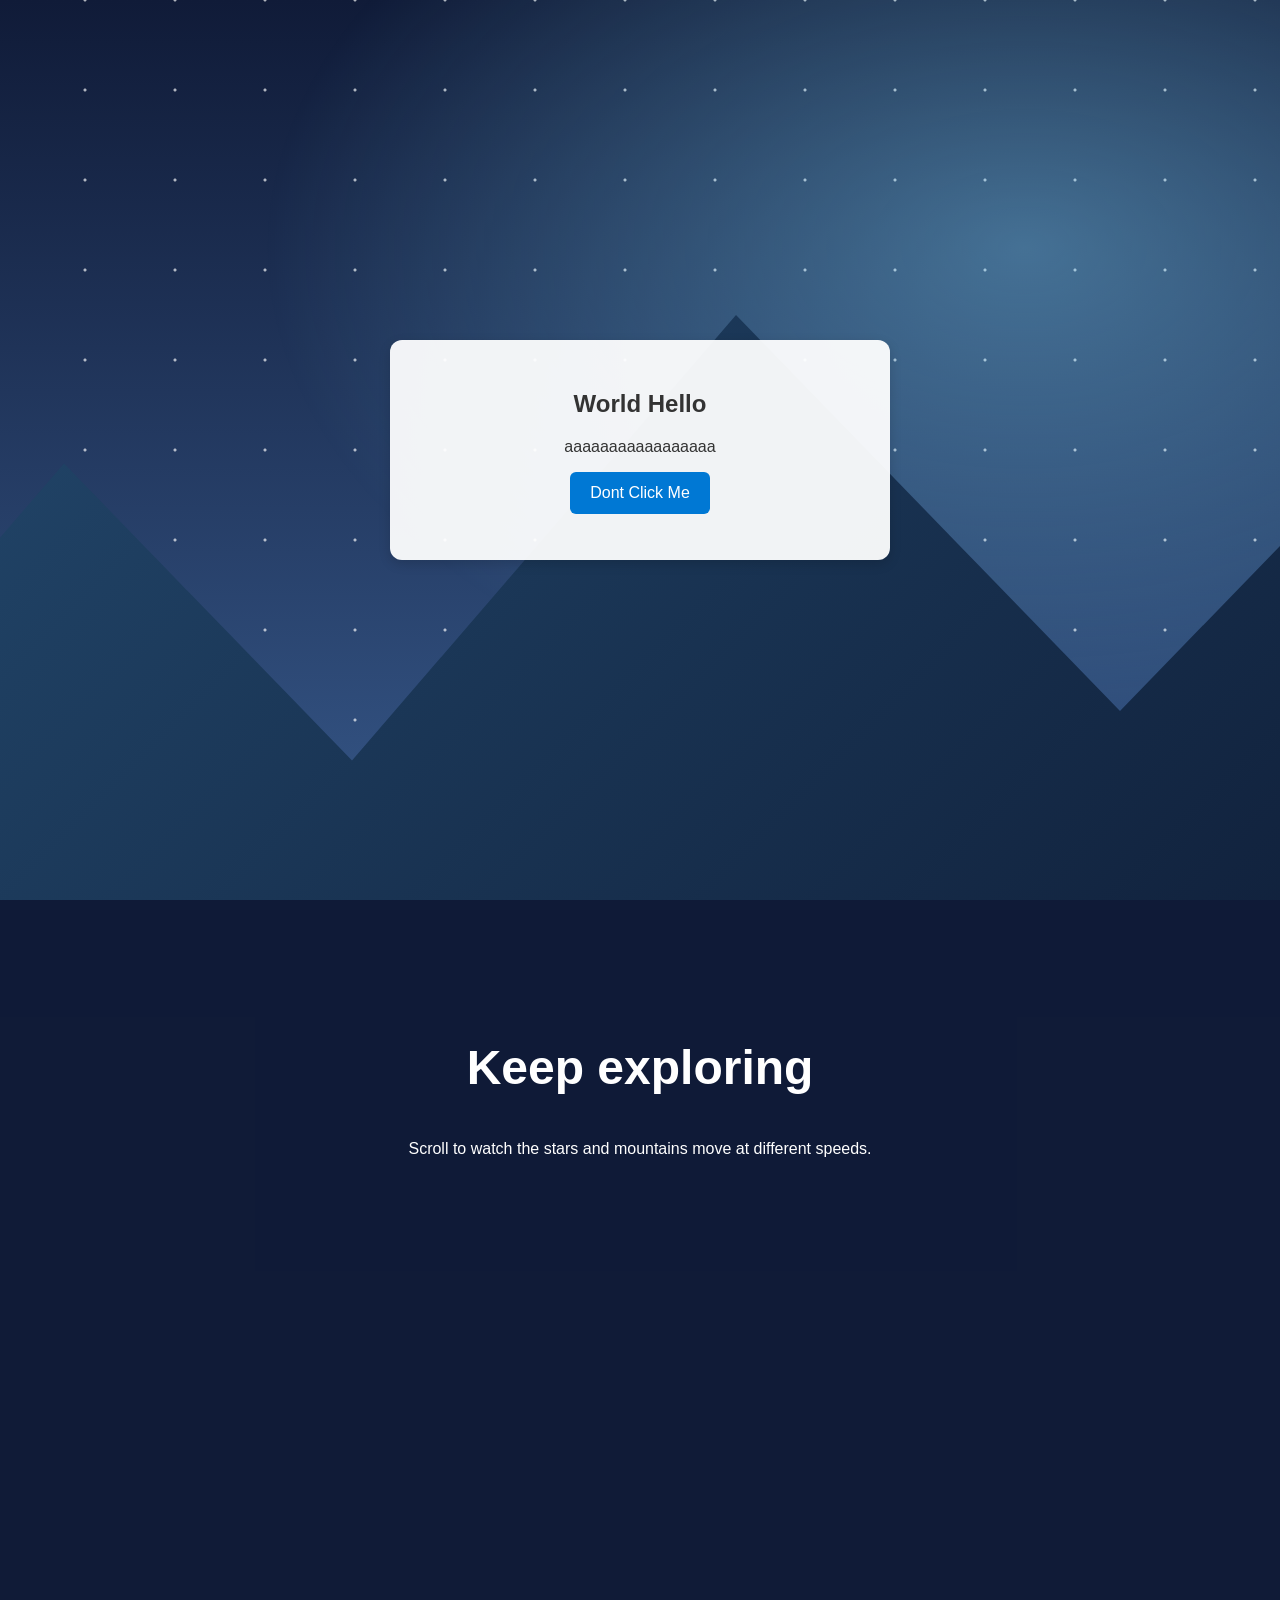
<file: index.html>
<!DOCTYPE html>
<html lang="en">
<head>
    <meta charset="UTF-8">
    <meta name="viewport" content="width=device-width, initial-scale=1.0">
    <title>My Sample Project</title>

    <style>
        body {
            font-family: Arial, sans-serif;
            background: #f4f4f4;
            text-align: center;
            margin: 0; padding: 0; color: #fff;
        }

        .container {
            background: white;
            width: 500px;
            max-width: 90%;
            margin: auto;
            padding: 30px;
            border-radius: 12px;
            box-shadow: 0 4px 12px rgba(0,0,0,0.15);
        }

        h1 {
            color: #333;
        }

        .button {
            background: #0078d4;
            color: white;
            border: none;
            padding: 12px 20px;
            border-radius: 6px;
            cursor: pointer;
            display: inline-block;
            text-decoration: none;
        }

        .button:hover {
            background: #005ea6;
        }
        * { box-sizing: border-box; }
        body { background: #101b38; }
        .parallax-background { position: fixed; inset: 0; overflow: hidden; pointer-events: none; z-index: -1; background: linear-gradient(#101b38, #37598b); }
        .parallax-layer { position: absolute; inset: -25%; will-change: transform; }
        .stars { background-image: radial-gradient(circle, #ffffffaa 1px, transparent 2px); background-size: 90px 90px; }
        .glow { background: radial-gradient(ellipse at 70% 35%, #85d9ff66, transparent 40%); }
        .mountains { inset: 35% -25% -45%; background: linear-gradient(135deg, #244b70, #0b152d); clip-path: polygon(0 60%, 20% 15%, 35% 45%, 55% 0, 75% 40%, 90% 10%, 100% 35%, 100% 100%, 0 100%); }
        .hero { min-height: 100vh; display: grid; place-items: center; padding: 60px 20px; }
        .container { color: #333; width: 500px; max-width: 100%; background: #fffffff0; }
        .scroll-section { min-height: 80vh; padding: 100px 24px; background: #101b38e6; }
        .scroll-section h2 { font-size: clamp(28px, 5vw, 48px); }
        .scroll-section p { line-height: 1.7; }
        @media (prefers-reduced-motion: reduce) { .parallax-layer { will-change: auto; } }
    </style>
</head>

<body>
    <div class="parallax-background" aria-hidden="true">
        <div class="parallax-layer stars" data-speed="0.12"></div>
        <div class="parallax-layer glow" data-speed="0.22"></div>
        <div class="parallax-layer mountains" data-speed="0.35"></div>
    </div>
    <main>
    <section class="hero" aria-label="Welcome">

    <div class="container">
        <h1>World Hello</h1>

        <p>aaaaaaaaaaaaaaaaa</p>

        <a class="button" href="new-page.html">
            Dont Click Me
        </a>

        <p id="message"></p>
    </div>

    </section>
    <section class="scroll-section">
        <h2>Keep exploring</h2>
        <p>Scroll to watch the stars and mountains move at different speeds.</p>

    </section>
    </main>
    <script>
        const layers = document.querySelectorAll('[data-speed]');
        const reducedMotion = window.matchMedia('(prefers-reduced-motion: reduce)');
        let framePending = false;
        function updateParallax() {
            layers.forEach(layer => {
                const offset = reducedMotion.matches ? 0 : window.scrollY * Number(layer.dataset.speed);
                layer.style.transform = `translateY(${offset}px)`;
            });
            framePending = false;
        }
        window.addEventListener('scroll', () => {
            if (!framePending) {
                framePending = true;
                window.requestAnimationFrame(updateParallax);
            }
        }, { passive: true });
        reducedMotion.addEventListener('change', updateParallax);
        updateParallax();
        function showMessage() {
            document.getElementById("message").innerHTML =
                "Nice try! But I said don't click me!";
        }
    </script>

</body>
</html>
</file>
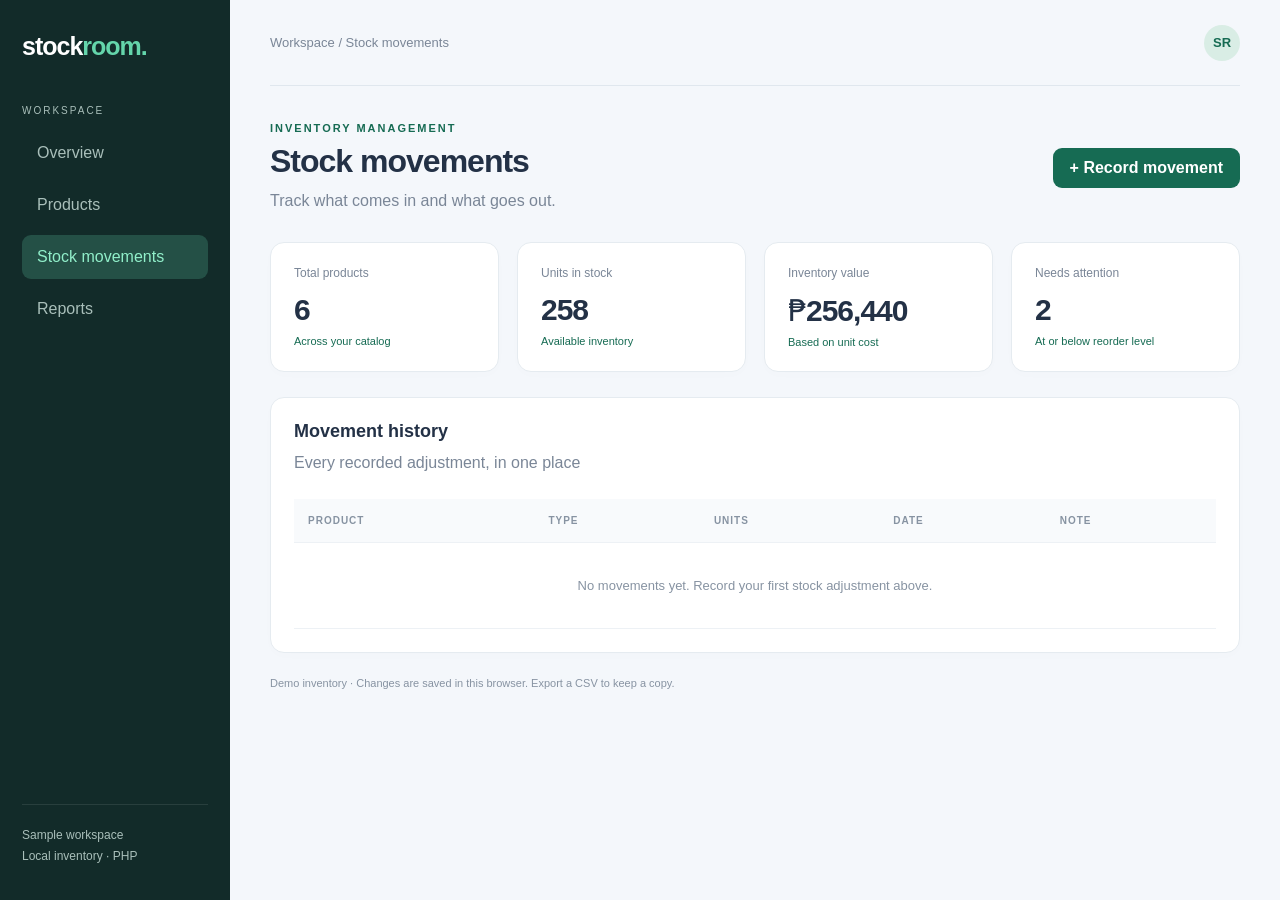
<file: movements.html>
<!DOCTYPE html>
<html lang="en">
<head>
    <meta charset="UTF-8">
    <meta name="viewport" content="width=device-width, initial-scale=1.0">
    <title>Stockroom | movements</title>
    <link rel="stylesheet" href="inventory.css">
    <script src="inventory.js" defer></script>
</head>
<body data-page="movements">
    <div id="app"></div>
    <noscript>Please enable JavaScript to use the inventory workspace.</noscript>
</body>
</html>
</file>
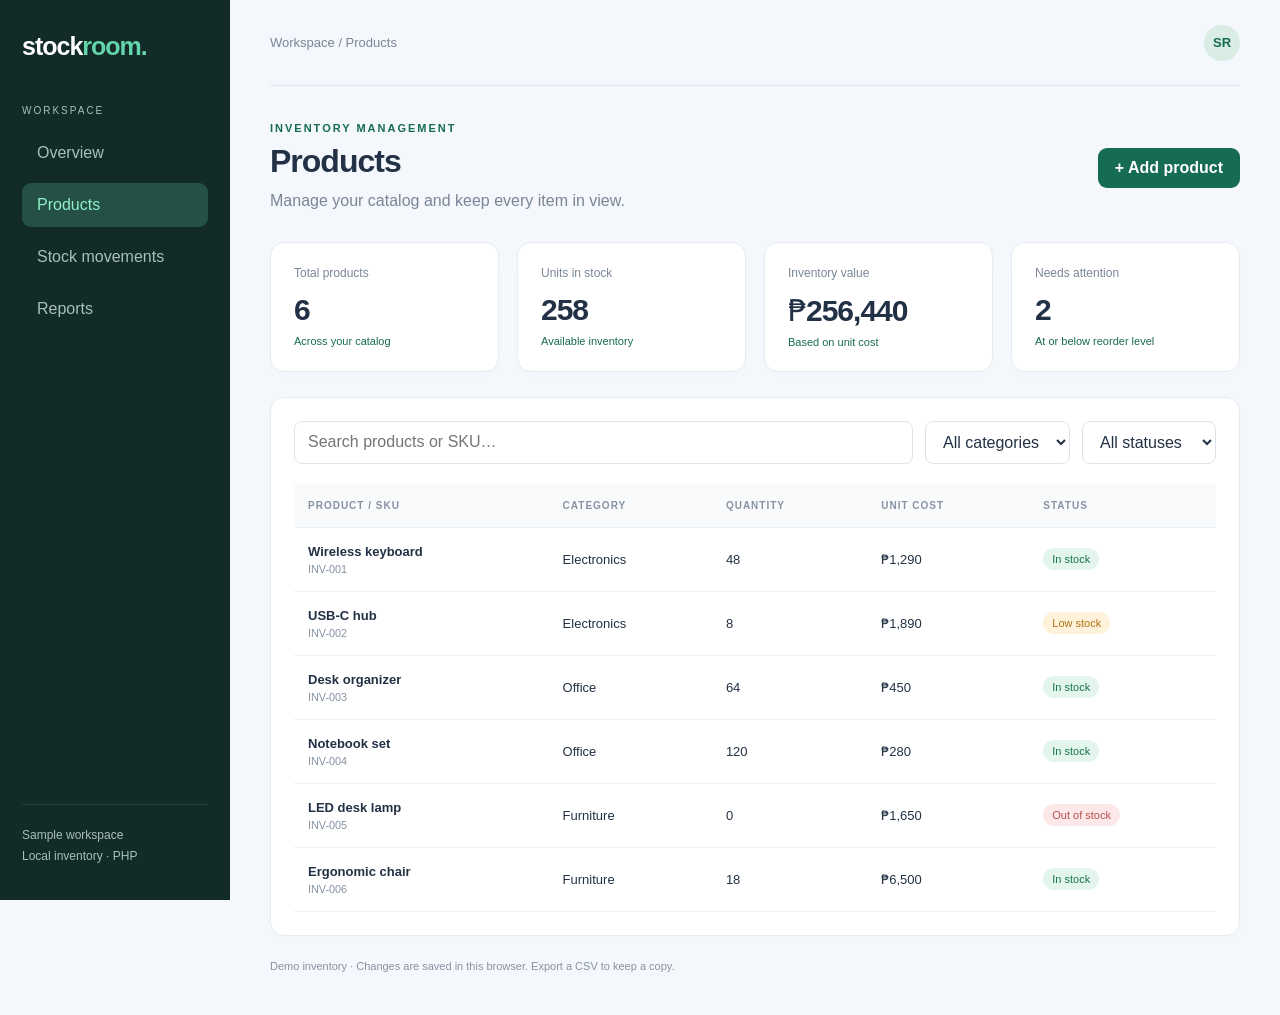
<file: products.html>
<!DOCTYPE html>
<html lang="en">
<head>
    <meta charset="UTF-8">
    <meta name="viewport" content="width=device-width, initial-scale=1.0">
    <title>Stockroom | products</title>
    <link rel="stylesheet" href="inventory.css">
    <script src="inventory.js" defer></script>
</head>
<body data-page="products">
    <div id="app"></div>
    <noscript>Please enable JavaScript to use the inventory workspace.</noscript>
</body>
</html>
</file>
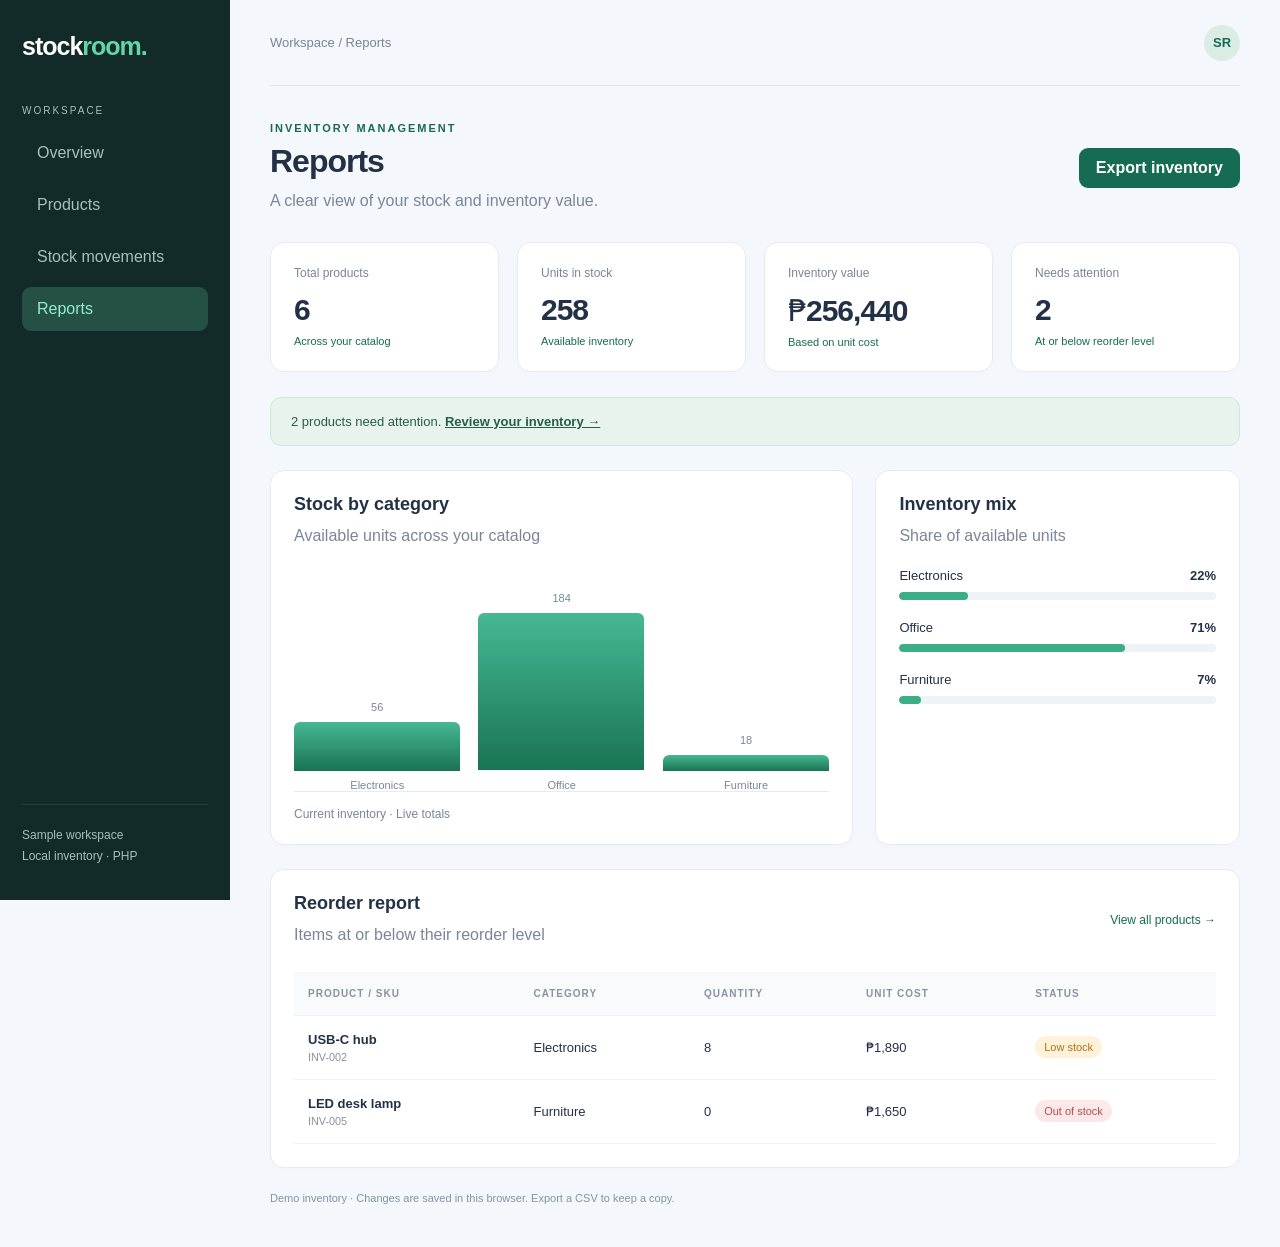
<file: reports.html>
<!DOCTYPE html>
<html lang="en">
<head>
    <meta charset="UTF-8">
    <meta name="viewport" content="width=device-width, initial-scale=1.0">
    <title>Stockroom | reports</title>
    <link rel="stylesheet" href="inventory.css">
    <script src="inventory.js" defer></script>
</head>
<body data-page="reports">
    <div id="app"></div>
    <noscript>Please enable JavaScript to use the inventory workspace.</noscript>
</body>
</html>
</file>
<file: inventory.css>
/* Shared inventory styles. Rules apply to all four inventory pages. */

:root {
    font-family: Segoe UI, Arial, sans-serif;
    color: #233146;
    background: #f4f7fb;
    font-synthesis: none;
}

* {
    box-sizing: border-box;
}

body {
    margin: 0;
}

a {
    color: inherit;
    text-decoration: none;
}

button, input, select {
    font: inherit;
}

button, .btn {
    cursor: pointer;
    border: 0;
    border-radius: 9px;
    padding: 11px 17px;
    background: #166b53;
    color: white;
    display: inline-block;
    font-weight: 600;
    transition: transform .2s, box-shadow .2s;
}

button:hover, .btn:hover {
    transform: translateY(-2px);
    box-shadow: 0 6px 18px #166b5326;
}

button.secondary {
    background: #edf3f1;
    color: #166b53;
}

button:disabled {
    opacity: .5;
    cursor: default;
}

a:focus-visible, button:focus-visible, input:focus-visible, select:focus-visible {
    outline: 3px solid #41b698;
    outline-offset: 3px;
}

/* Sidebar navigation */
.sidebar {
    position: fixed;
    inset: 0 auto 0 0;
    width: 230px;
    background: #122b29;
    color: #a9bfba;
    padding: 32px 22px;
    display: flex;
    flex-direction: column;
}

.brand {
    font-size: 25px;
    color: white;
    font-weight: 800;
    letter-spacing: -1px;
    margin-bottom: 44px;
}

.brand span {
    color: #64d5ab;
}

.nav-label {
    font-size: 10px;
    letter-spacing: 2px;
    margin-bottom: 15px;
}

.sidebar nav {
    display: grid;
    gap: 8px;
}

.sidebar nav a {
    padding: 13px 15px;
    border-radius: 9px;
    transition: background .2s, color .2s;
}

.sidebar nav a:hover {
    background: #ffffff0d;
    color: white;
}

.sidebar nav a.active {
    background: #245046;
    color: #91efca;
}

.sidebar footer {
    margin-top: auto;
    font-size: 12px;
    line-height: 1.8;
    border-top: 1px solid #ffffff18;
    padding-top: 20px;
}

/* Main workspace and page heading */
.workspace {
    margin-left: 230px;
    padding: 0 40px 40px;
    max-width: 1600px;
}

.topbar {
    height: 86px;
    display: flex;
    align-items: center;
    justify-content: space-between;
    border-bottom: 1px solid #e0e7ee;
    margin-bottom: 36px;
    font-size: 13px;
    color: #7a8697;
}

.avatar {
    background: #d9ede5;
    color: #166b53;
    border-radius: 50%;
    width: 36px;
    height: 36px;
    display: grid;
    place-items: center;
    font-weight: 700;
}

.heading {
    display: flex;
    align-items: center;
    justify-content: space-between;
    gap: 20px;
    margin-bottom: 28px;
}

h1 {
    font-size: 32px;
    letter-spacing: -1px;
    margin: 0 0 8px;
}

h2 {
    font-size: 18px;
    margin: 0 0 8px;
}

p {
    color: #7a8697;
    line-height: 1.6;
    margin: 0;
}

.eyebrow {
    color: #166b53;
    font-size: 11px;
    font-weight: 700;
    letter-spacing: 2px;
    margin-bottom: 9px;
}

/* Summary cards */
.stats {
    display: grid;
    grid-template-columns: repeat(4, 1fr);
    gap: 18px;
    margin-bottom: 25px;
}

.card {
    background: white;
    border: 1px solid #e5ebf0;
    border-radius: 14px;
    padding: 23px;
    box-shadow: 0 3px 12px #17304703;
    animation: appear .5s both;
}

.stat {
    transition: transform .2s;
}

.stat:hover {
    transform: translateY(-4px);
}

.stat .label {
    font-size: 12px;
    color: #7a8697;
}

.stat strong {
    font-size: 30px;
    display: block;
    margin: 13px 0 8px;
    letter-spacing: -1px;
}

.hint {
    font-size: 11px;
    color: #166b53;
}

/* Category charts */
.grid {
    display: grid;
    grid-template-columns: 1.6fr 1fr;
    gap: 22px;
    margin-bottom: 24px;
}

.panel-heading {
    display: flex;
    justify-content: space-between;
    align-items: center;
    margin-bottom: 24px;
}

.panel-heading a {
    font-size: 12px;
    color: #166b53;
}

.chart {
    height: 220px;
    display: flex;
    align-items: flex-end;
    gap: 18px;
    padding-top: 20px;
    border-bottom: 1px solid #e5ebf0;
}

.bar-group {
    flex: 1;
    text-align: center;
    height: 100%;
    display: flex;
    flex-direction: column;
    justify-content: flex-end;
    gap: 9px;
    font-size: 11px;
    color: #7a8697;
}

.bar {
    min-height: 4px;
    background: linear-gradient(#46b893, #197454);
    border-radius: 6px 6px 0 0;
    animation: grow .8s ease both;
    transform-origin: bottom;
}

.legend {
    font-size: 12px;
    color: #7a8697;
    margin-top: 15px;
}

.category {
    margin-top: 20px;
}

.category .row {
    display: flex;
    justify-content: space-between;
    font-size: 13px;
    margin-bottom: 9px;
}

.track {
    height: 8px;
    border-radius: 6px;
    background: #eef3f6;
    overflow: hidden;
}

.fill {
    height: 100%;
    background: #3cae86;
    border-radius: 6px;
    animation: grow .8s;
}

/* Product filters and tables */
.toolbar {
    display: flex;
    gap: 12px;
    margin-bottom: 20px;
    flex-wrap: wrap;
}

input, select {
    border: 1px solid #dbe4eb;
    padding: 11px 13px;
    border-radius: 8px;
    background: white;
    color: #233146;
}

#search {
    min-width: 240px;
    flex: 1;
}

.table-wrap {
    overflow: auto;
}

table {
    width: 100%;
    border-collapse: collapse;
    text-align: left;
    font-size: 13px;
    white-space: nowrap;
}

th {
    font-size: 10px;
    letter-spacing: 1px;
    color: #8793a2;
    background: #f8fafc;
}

th, td {
    padding: 16px 14px;
    border-bottom: 1px solid #edf1f5;
}

tbody tr:hover {
    background: #f7fbf9;
}

td small {
    display: block;
    color: #8793a2;
    margin-top: 4px;
}

.badge {
    font-size: 11px;
    border-radius: 20px;
    padding: 5px 9px;
    display: inline-block;
    background: #e4f5ed;
    color: #18724f;
}

.badge.low {
    background: #fff2db;
    color: #ad7316;
}

.badge.out {
    background: #fce8e8;
    color: #b54e4e;
}

.empty {
    text-align: center;
    padding: 35px;
    color: #8793a2;
}

.notice {
    background: #e8f3ed;
    border: 1px solid #d0e7db;
    color: #285d48;
    padding: 16px 20px;
    border-radius: 11px;
    font-size: 13px;
    margin-bottom: 24px;
}

.notice a {
    font-weight: 700;
    text-decoration: underline;
}

/* Editor dialog and notifications */
dialog {
    border: 0;
    border-radius: 16px;
    padding: 28px;
    width: min(450px, 90vw);
    box-shadow: 0 20px 90px #0003;
}

dialog::backdrop {
    background: #122b2977;
    backdrop-filter: blur(4px);
}

form {
    display: grid;
    gap: 15px;
}

label {
    font-size: 13px;
    display: grid;
    gap: 7px;
}

.actions {
    display: flex;
    justify-content: flex-end;
    gap: 10px;
    margin-top: 8px;
}

.toast {
    position: fixed;
    bottom: 25px;
    right: 25px;
    background: #122b29;
    color: white;
    padding: 15px 22px;
    border-radius: 10px;
    box-shadow: 0 10px 30px #0002;
    z-index: 10;
}

.toast:empty {
    display: none;
}

.footnote {
    font-size: 11px;
    color: #8793a2;
    margin-top: 22px;
}

/* Entrance and chart animations */
@keyframes appear {
    from {
        opacity: 0;
        transform: translateY(12px);
    }
    to {
        opacity: 1;
        transform: translateY(0);
    }
}

@keyframes grow {
    from {
        transform: scaleY(0);
    }
    to {
        transform: scaleY(1);
    }
}

/* Tablet layout */
@media(max-width: 1050px) {
    /* Summary cards */
.stats {
        grid-template-columns: repeat(2, 1fr);
    }
    /* Main workspace and page heading */
.workspace {
        padding: 0 22px 30px;
    }
    /* Category charts */
.grid {
        grid-template-columns: 1fr;
    }
}

/* Phone layout */
@media(max-width: 650px) {
    /* Sidebar navigation */
.sidebar {
        position: static;
        width: 100%;
        padding: 20px;
    }
    .brand {
        margin-bottom: 18px;
    }
    .nav-label, .sidebar footer {
        display: none;
    }
    .sidebar nav {
        display: flex;
        overflow: auto;
        gap: 4px;
    }
    .sidebar nav a {
        font-size: 12px;
        padding: 10px;
    }
    /* Main workspace and page heading */
.workspace {
        margin: 0;
        padding: 0 16px 25px;
    }
    .topbar {
        height: 65px;
        margin-bottom: 24px;
    }
    .heading {
        align-items: flex-start;
        flex-direction: column;
    }
    h1 {
        font-size: 28px;
    }
    /* Summary cards */
.stats {
        gap: 10px;
    }
    .card {
        padding: 16px;
    }
    .stat strong {
        font-size: 25px;
    }
    .chart {
        gap: 9px;
    }
}

/* Respect the browser reduced-motion setting */
@media(prefers-reduced-motion: reduce) {
    *, *::before, *::after {
        animation: none!important;
        transition: none!important;
    }
}
</file>
